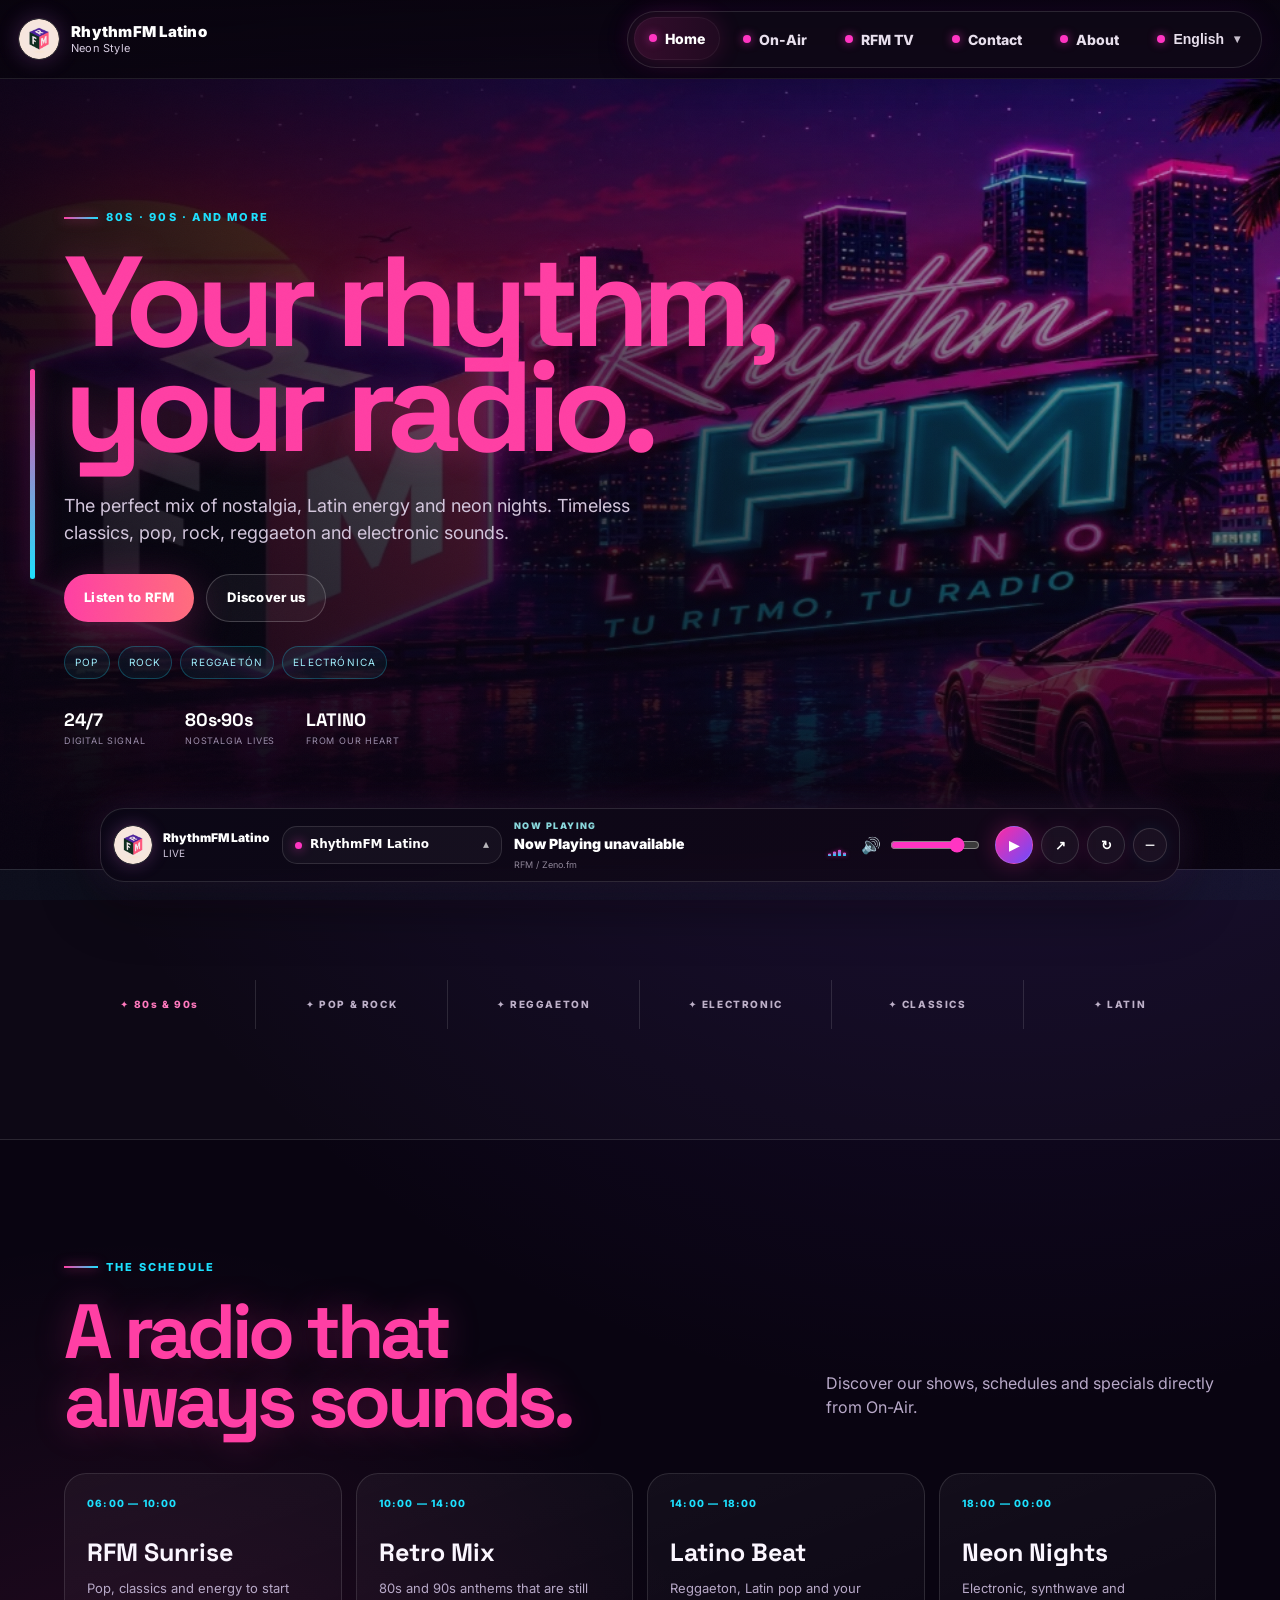
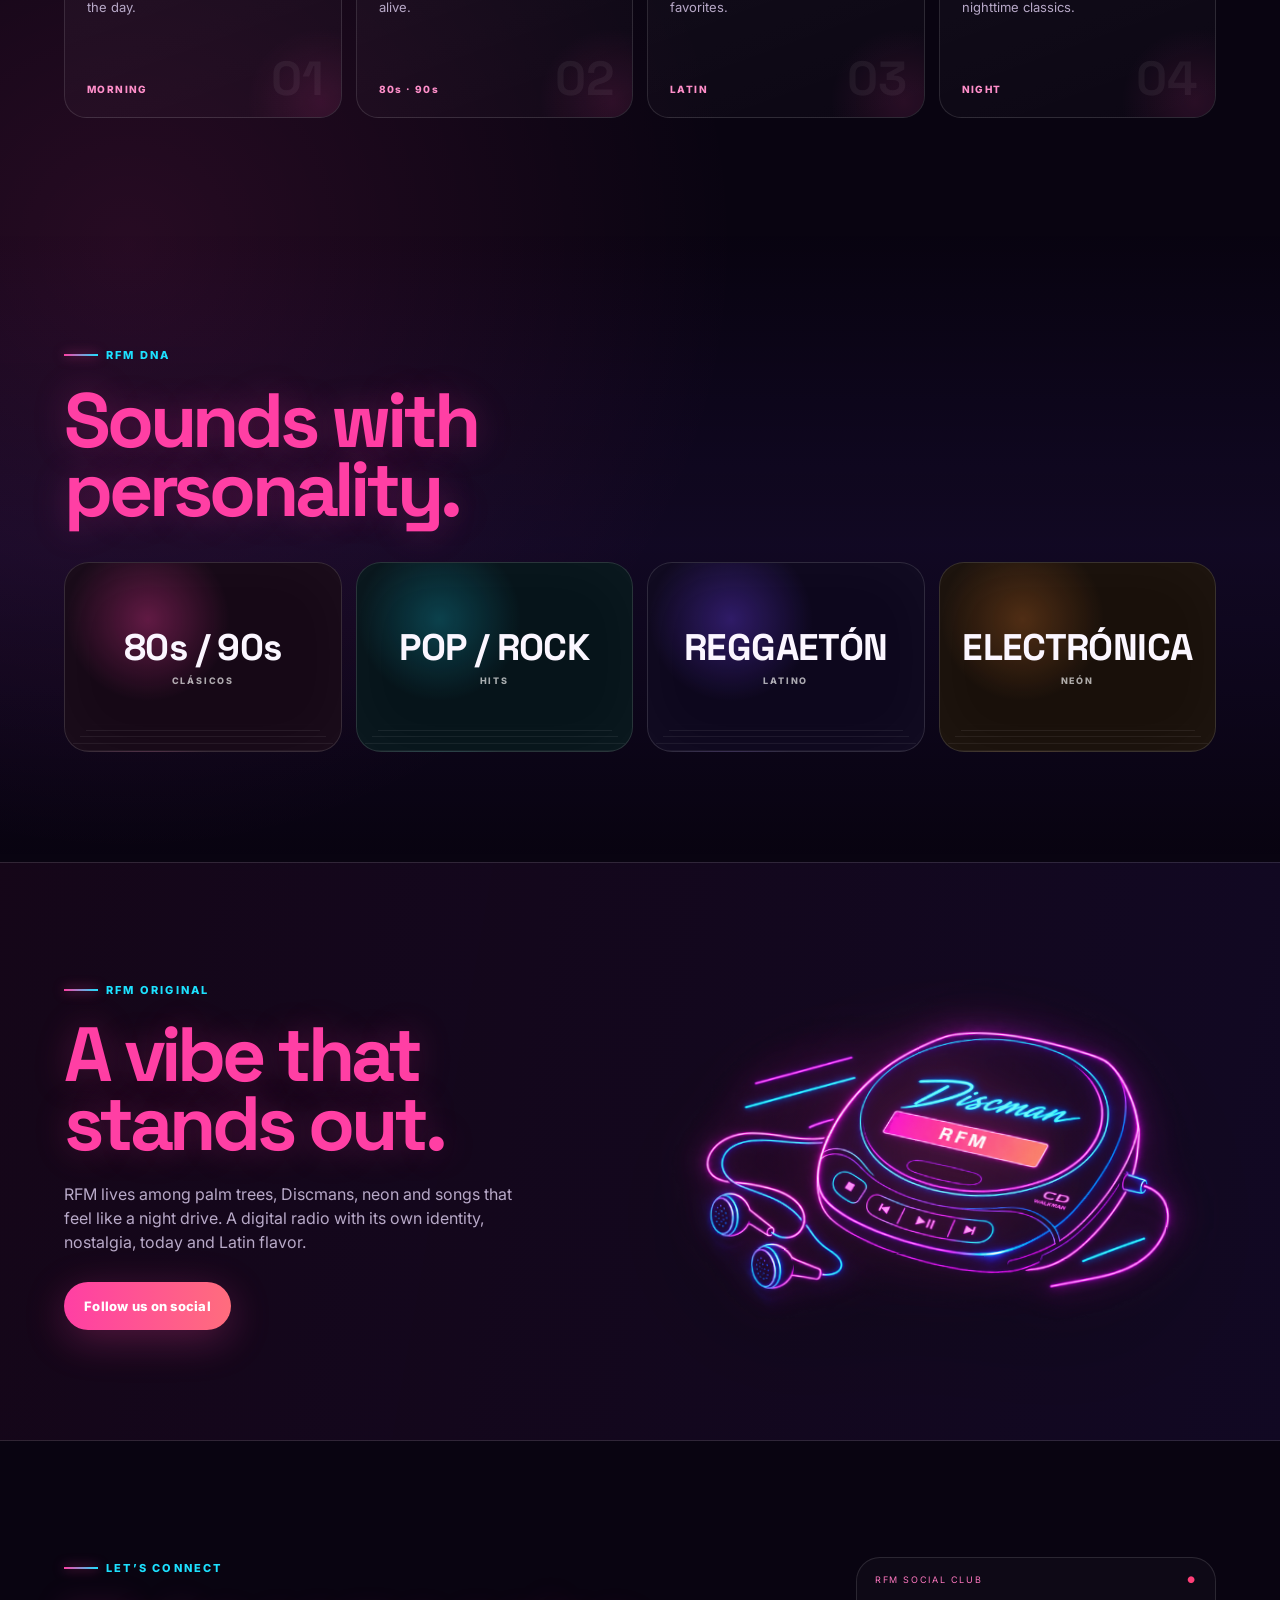
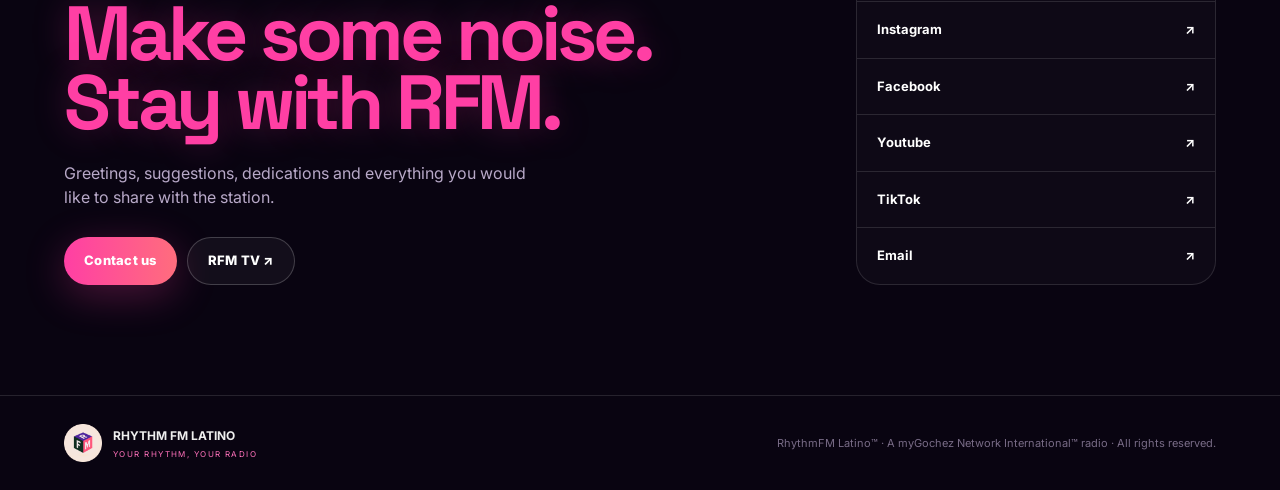
<file: index.html>
<!DOCTYPE html>

<html lang="es">
<head>
<meta charset="utf-8"/>
<meta content="width=device-width, initial-scale=1" name="viewport"/>
<meta content="#090411" name="theme-color"/>
<meta content="Rhythm FM Latino — Tu ritmo, tu radio." name="description"/>
<title>RhythmFM Latino — Tu ritmo, tu radio</title>
<link href="home.css" rel="stylesheet"/>
<link href="rfm-header.css" rel="stylesheet"/>
<link rel="stylesheet" href="rfm-floating-player.css">
</head>
<body>
<header class="rfm-global-header">
<div class="rfm-header-inner">
<a aria-label="RhythmFM Latino" class="rfm-brand" href="https://www.mygochez.com/">
<img alt="RFM" src="assets/rfm-logo.png"/>
<span class="rfm-brand-copy"><strong>RhythmFM Latino</strong><small>Neon Style</small></span>
</a>
<nav aria-label="Navegación principal" class="rfm-main-nav">
<a data-section="home" href="https://www.mygochez.com/"><span class="rfm-dot"></span><span data-rfm-i18n="home">Home</span></a>
<a data-section="onair" data-section="onair" href="https://radio.mygochez.com/"><span class="rfm-dot"></span><span data-rfm-i18n="onair">On-Air</span></a>
<a data-section="tv" href="https://tv.mygochez.com/"><span class="rfm-dot"></span><span data-rfm-i18n="tv">RFM TV</span></a>
<a data-section="contact" href="https://contacto.mygochez.com/"><span class="rfm-dot"></span><span data-rfm-i18n="contact">Contact</span></a>
<a data-section="about" href="https://about.mygochez.com/"><span class="rfm-dot"></span><span data-rfm-i18n="about">About</span></a>
<div class="rfm-lang">
<button aria-expanded="false" aria-haspopup="true" class="rfm-lang-btn" type="button"><span class="rfm-dot"></span><span class="rfm-lang-current">Español</span><span class="rfm-chevron">▾</span></button>
<div class="rfm-lang-menu" role="menu">
<button data-rfm-lang="es" role="menuitem" type="button">Español</button>
<button data-rfm-lang="en" role="menuitem" type="button">English</button>
<button data-rfm-lang="pt" role="menuitem" type="button">Português</button>
</div>
</div>
</nav>
</div>
</header>
<div aria-hidden="true" class="noise"></div>
<main id="inicio">
<section class="hero">
<div class="hero-copy">
<div class="eyebrow" data-i18n="hero.eyebrow">80s · 90s · Y MÁS</div>
<h1><span data-i18n="heroTitle1">Tu ritmo,</span><br/><span data-i18n="heroTitle2">tu radio.</span></h1>
<p class="hero-lead" data-i18n="hero.lead">La mezcla perfecta entre nostalgia, energía latina y noches romanticas. <strong>Clásicos que nunca pasan de moda</strong>, pop, rock, reggaetón y electrónica.</p>
<div class="hero-actions">
<a class="btn btn-primary" data-i18n="hero.listen" href="https://radio.mygochez.com/">Escuchar RFM</a>
<a class="btn btn-ghost" data-i18n="hero.about" href="https://about.mygochez.com/">Conócenos</a>
</div>
<div class="hero-tags"><span>POP</span><span>ROCK</span><span>REGGAETÓN</span><span>ELECTRÓNICA</span></div>
<div class="hero-mini-stats">
<div><strong>24/7</strong><span data-i18n="stats.signal">Señal digital</span></div>
<div><strong>80s·90s</strong><span data-i18n="stats.nostalgia">La nostalgia vive</span></div>
<div><strong>LATINO</strong><span data-i18n="stats.heart">Desde nuestro corazón</span></div>
</div>
</div>
</section>
<section class="ticker"><div data-i18n="ticker1">✦ 80s &amp; 90s</div><div data-i18n="ticker2">✦ POP &amp; ROCK</div><div data-i18n="ticker3">✦ REGGAETÓN</div><div data-i18n="ticker4">✦ ELECTRÓNICA</div><div data-i18n="ticker5">✦ CLÁSICOS</div><div data-i18n="ticker6">✦ LATINO</div></section>
<section class="programs">
<div class="section-head"><div><div class="section-kicker" data-i18n="schedule.kicker">LA PROGRAMACIÓN</div><h2><span data-i18n="scheduleTitle1">Una radio que</span><br/><span data-i18n="scheduleTitle2">siempre suena.</span></h2></div><p data-i18n="schedule.lead">Descubre nuestros espacios, horarios y especiales directamente desde On-Air.</p></div>
<div class="schedule-grid">
<article><div class="time" data-i18n="time1">06:00 — 10:00</div><h3 data-i18n="rhythmMorning">RFM Sunrise</h3><p data-i18n="morningHomeText">Pop, clásicos y energía para arrancar el día.</p><span data-i18n="morningBadge">MAÑANA</span><i>01</i></article>
<article><div class="time" data-i18n="time2">10:00 — 14:00</div><h3 data-i18n="retroMix">Retro Mix</h3><p data-i18n="retroMixText">Los himnos 80s y 90s que siguen vivos.</p><span data-i18n="retroBadge">80s · 90s</span><i>02</i></article>
<article><div class="time" data-i18n="time3">14:00 — 18:00</div><h3 data-i18n="latinoBeat">Latino Beat</h3><p data-i18n="latinoBeatText">Reggaetón, pop latino y tus favoritos.</p><span data-i18n="latinoBadge">LATINO</span><i>03</i></article>
<article><div class="time" data-i18n="time4">18:00 — 00:00</div><h3 data-i18n="neonNights">Neon Nights</h3><p data-i18n="neonNightsText">Electrónica, synthwave y clásicos nocturnos.</p><span data-i18n="nightBadge">NOCHE</span><i>04</i></article>
</div>
</section>
<section class="genres">
<div class="section-kicker" data-i18n="adn.kicker">EL ADN DE RFM</div><h2><span data-i18n="adnTitle1">Sonidos con</span><br/><span data-i18n="adnTitle2">personalidad.</span></h2>
<div class="genre-grid"><div class="genre pink"><strong>80s / 90s</strong><small>CLÁSICOS</small></div><div class="genre cyan"><strong>POP / ROCK</strong><small>HITS</small></div><div class="genre violet"><strong>REGGAETÓN</strong><small>LATINO</small></div><div class="genre orange"><strong>ELECTRÓNICA</strong><small>NEÓN</small></div></div>
</section>
<section class="feature-band"><div class="feature-copy"><div class="section-kicker" data-i18n="feature.kicker">RFM ORIGINAL</div><h2><span data-i18n="featureTitle1">Una vibra que</span><br/><span data-i18n="featureTitle2">se reconoce.</span></h2><p data-i18n="feature.text">El mood de RFM vive entre recuerdos y canciones que te saben a carretera de noche. Somos una radio digital con identidad propia, nostalgia, actualidad y sabor latino.</p><a class="btn btn-primary" data-i18n="feature.contact" href="contacto.html">Síguenos en redes</a></div><div aria-hidden="true" class="discman-art"><img src="assets/rfm-discman-neon.png" alt="" loading="lazy"></div></section>
<section class="contact"><div><div class="section-kicker" data-i18n="contact.kicker">CONECTEMOS</div><h2><span data-i18n="contactTitle1">Haz ruido.</span><br/><span data-i18n="contactTitle2">Quédate en RFM.</span></h2><p data-i18n="contact.lead">Saludos, sugerencias, dedicatorias y todo lo que quieras compartir con la radio.</p><div class="contact-actions"><a class="btn btn-primary" data-i18n="contact.button" href="https://contacto.mygochez.com/">Contáctanos</a><a class="btn btn-ghost" href="https://radio.mygochez.com/">RFM TV ↗</a></div></div><div class="contact-card"><div class="contact-card-head"><span data-i18n="social.title">RFM SOCIAL CLUB</span><b>●</b></div><a class="social" href="https://www.instagram.com/rfmlatino"><span data-i18n="social.instagram">Instagram</span><span>↗</span></a><a class="social" href="https://www.facebook.com/rfmlatino"><span data-i18n="social.facebook">Facebook</span><span>↗</span></a><a class="social" href="https://www.youtube.com/@rhythmfmlatino"><span data-i18n="social.Youtube">Youtube</span><span>↗</span></a><a class="social" href="https://www.Tiktok.com/rfmlatino"><span data-i18n="social.tiktok">TikTok</span><span>↗</span></a><a class="social" href="mailto:Helpdesk@mygochez.com"><span data-i18n="social.email">Correo</span><span>↗</span></a></div></section>
</main>
<footer><div class="footer-brand"><img alt="RFM" src="assets/rfm-logo.png"/><div><strong>RHYTHM FM LATINO</strong><span data-i18n="footerTagline">TU RITMO, TU RADIO</span></div></div><p data-i18n="brandLegal">© 2026 <strong>RhythmFM Latino™</strong> · Una radio de <strong>myGochez Network International™</strong> · Todos los derechos reservados.</p></footer>
<script src="home.js"></script>
<script src="rfm-header.js"></script>
<script src="script.js"></script><script src="rfm-floating-player.js?v=20261124-brstations"></script>
</body>
</html>
</file>
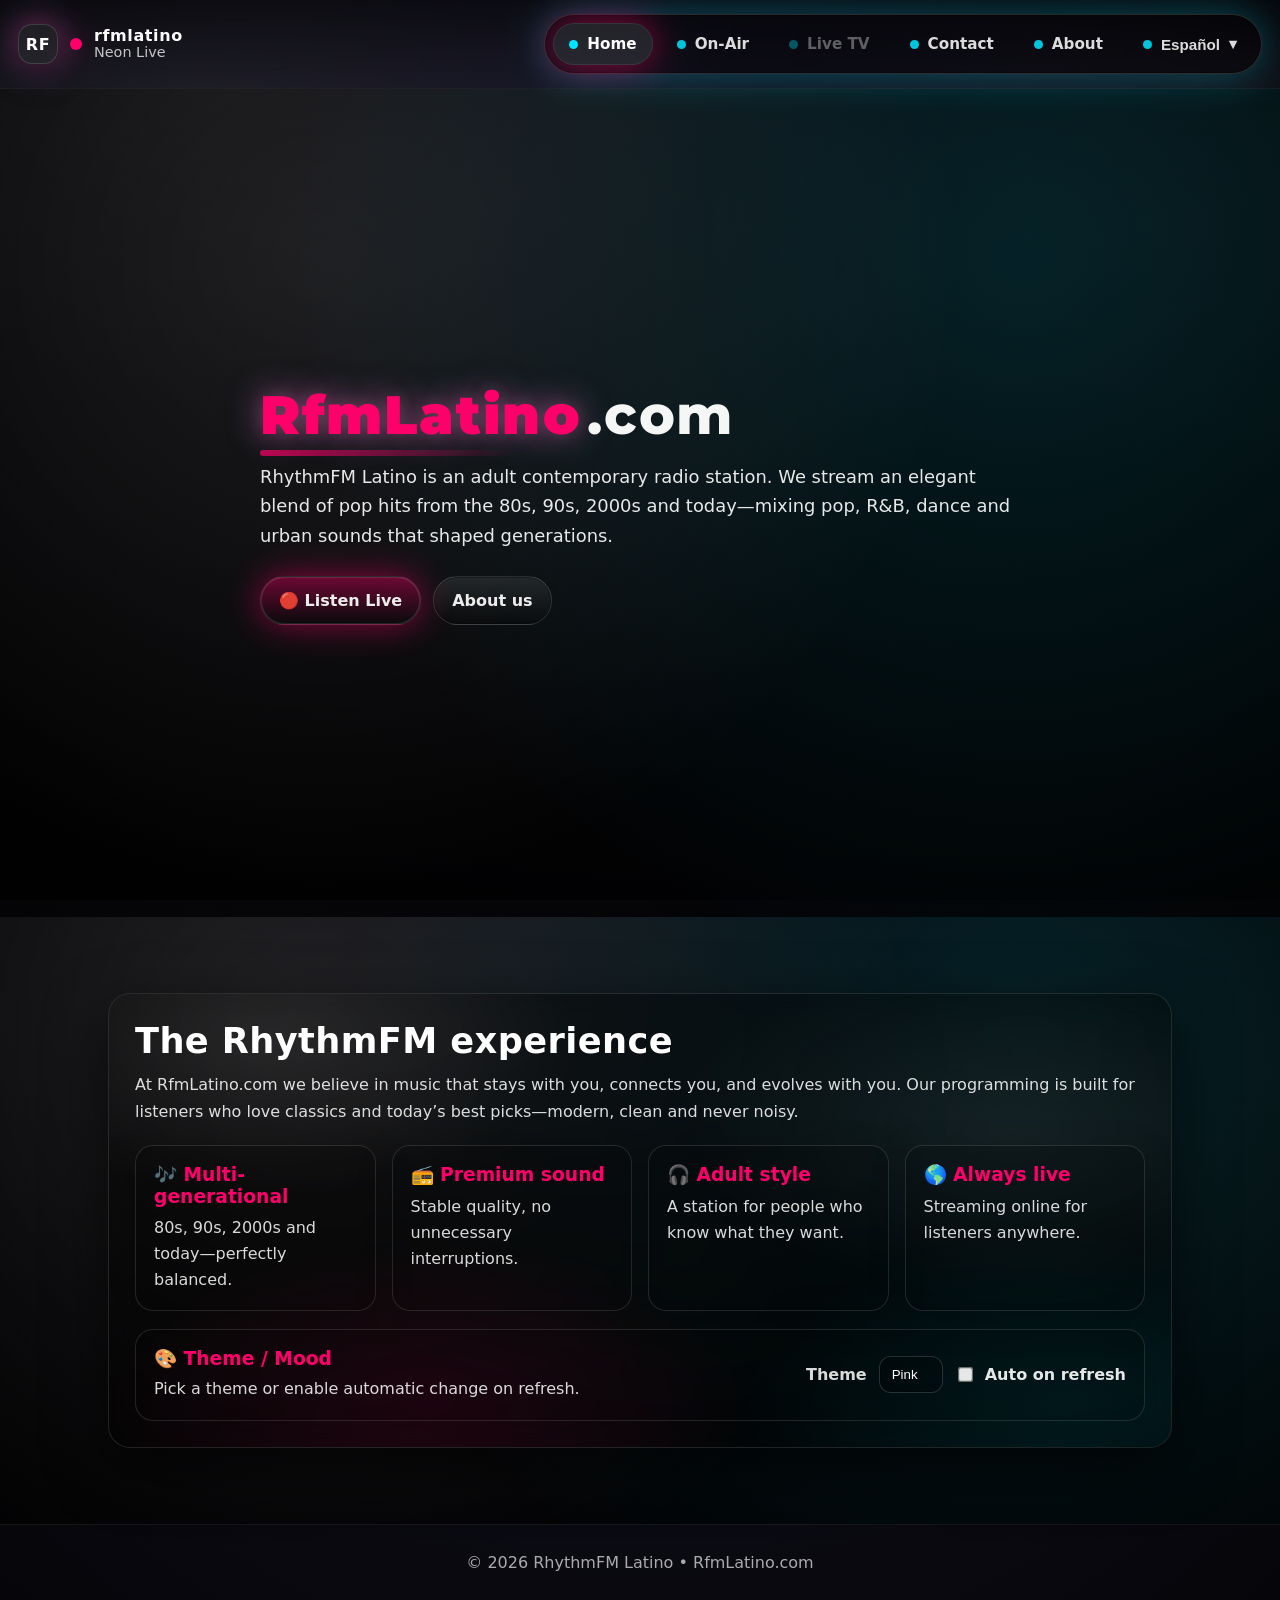
<file: home2 - copia.htm>
<!DOCTYPE html>
<html lang="es" data-mood="pink">
<head>
<meta charset="UTF-8" />
<meta name="viewport" content="width=device-width, initial-scale=1.0" />
<title>RfmLatino.com | RhythmFM Latino</title>

<link rel="preconnect" href="https://fonts.googleapis.com">
<link rel="preconnect" href="https://fonts.gstatic.com" crossorigin>
<link href="https://fonts.googleapis.com/css2?family=Montserrat:wght@700;800;900&display=swap" rel="stylesheet">


<style>

.wordmark{
  font-family: "Montserrat", system-ui, sans-serif;
  font-weight: 900;
  letter-spacing: .5px;
  text-transform: none;
  display:inline-flex;
  align-items:baseline;
  gap:0;
}

.wordmark .brandA{
  color: var(--accent);
  text-shadow: 0 0 18px rgba(255,255,255,.15), var(--glow), var(--glow2);
  position:relative;
  padding-right:6px;
}

.wordmark .brandA::after{
  content:"";
  position:absolute;
  left:0;
  bottom:-8px;
  width: 78%;
  height: 6px;
  border-radius: 999px;
  background: linear-gradient(90deg, var(--accent), transparent);
  opacity:.7;
  filter: blur(.2px);
}

.wordmark .brandB{
  color:#fff;
  font-weight:800;
  opacity:.96;
}


  :root{
    --accent:#ff006a;
    --accent2:#ff6bd6;
    --accent3:#00e5ff;

    --bg1:#171628;
    --bg2:#050508;

    --card: rgba(0,0,0,.42);
    --border: rgba(255,255,255,.12);
    --shadow: 0 18px 60px rgba(0,0,0,.60);
    --glow: 0 0 34px rgba(255,0,106,.55);
    --glow2: 0 0 42px rgba(0,229,255,.32);
  }

  /* ===== MOODS ===== */
  [data-mood="pink"]{--accent:#ff006a;--accent2:#ff6bd6;--accent3:#00e5ff;--bg1:#171628;--bg2:#050508;--glow:0 0 34px rgba(255,0,106,.55);--glow2:0 0 42px rgba(0,229,255,.32);}
  [data-mood="green"]{--accent:#29ff7a;--accent2:#b7ffd8;--accent3:#00ffd5;--bg1:#0b1b12;--bg2:#040906;--glow:0 0 34px rgba(41,255,122,.45);--glow2:0 0 42px rgba(0,255,213,.28);}
  [data-mood="vapor"]{--accent:#7c4dff;--accent2:#49d6ff;--accent3:#ff4fd8;--bg1:#120d2a;--bg2:#05040b;--glow:0 0 38px rgba(124,77,255,.55);--glow2:0 0 42px rgba(255,79,216,.24);}
  [data-mood="chill"]{--accent:#ffb703;--accent2:#8ecae6;--accent3:#fb8500;--bg1:#171a1d;--bg2:#070709;--glow:0 0 34px rgba(255,183,3,.30);--glow2:0 0 38px rgba(142,202,230,.22);}

  *{box-sizing:border-box}
  html,body{height:100%}
  html{scroll-behavior:smooth}
  body{
    margin:0;
    font-family:system-ui,-apple-system,Segoe UI,Roboto,Arial,sans-serif;
    color:#fff;
    background:
      radial-gradient(900px 520px at 15% 10%, rgba(255,255,255,.08), transparent 60%),
      radial-gradient(820px 480px at 90% 25%, rgba(255,255,255,.06), transparent 55%),
      radial-gradient(circle at top, var(--bg1), var(--bg2));
    overflow-x:hidden;
  }

  /* ===== Global header bar (same style) ===== */
  .siteHeader{
    position:sticky;
    top:0;
    z-index:9999;
    padding:14px 18px;
    display:flex;
    align-items:center;
    justify-content:space-between;
    gap:14px;
    background: linear-gradient(180deg, rgba(0,0,0,.55), rgba(0,0,0,.10));
    backdrop-filter: blur(10px);
    border-bottom: 1px solid rgba(255,255,255,.08);
  }

  .brandMini{
    display:flex;
    align-items:center;
    gap:12px;
    min-width:180px;
  }

  .brandLogo{
    width:40px;
    height:40px;
    border-radius:14px;
    display:grid;
    place-items:center;
    font-weight:900;
    letter-spacing:.6px;
    background: rgba(255,255,255,.07);
    border:1px solid rgba(255,255,255,.14);
    box-shadow: 0 14px 30px rgba(0,0,0,.35), var(--glow), var(--glow2);
    overflow:hidden;
    user-select:none;
  }
  .brandLogo img{width:100%;height:100%;object-fit:cover;display:block}

  .brandDot{
    width:12px;height:12px;border-radius:50%;
    background: var(--accent);
    box-shadow: var(--glow);
    animation:pulse 1.1s infinite;
  }
  @keyframes pulse{0%,100%{transform:scale(1);opacity:1}50%{transform:scale(1.35);opacity:.65}}

  .brandText{display:flex;flex-direction:column;line-height:1.1}
  .brandText strong{font-weight:900;letter-spacing:.6px;text-transform:lowercase}
  .brandText span{opacity:.75;font-size:.9rem}

  .menuBar{
    display:flex;
    align-items:center;
    justify-content:flex-end;
    gap:10px;
    flex-wrap:wrap;
    margin-left:auto;
  }

  .menuPills{
    display:inline-flex;
    align-items:center;
    gap:8px;
    padding:8px;
    border-radius:999px;
    border:1px solid rgba(255,255,255,.14);
    background: rgba(0,0,0,.28);
    box-shadow: 0 0 0 1px rgba(0,0,0,.35) inset, var(--glow2);
  }
  .menuPills a, .menuPills button{
    appearance:none;
    border:0;
    background:transparent;
    color:#fff;
    text-decoration:none;
    font-weight:900;
    font-size:.95rem;
    padding:12px 16px;
    border-radius:999px;
    cursor:pointer;
    opacity:.86;
    transition: opacity .12s ease, transform .12s ease, background .12s ease, box-shadow .12s ease;
    display:inline-flex;
    align-items:center;
    gap:9px;
    user-select:none;
    white-space:nowrap;
  }
  .menuPills a:hover, .menuPills button:hover{
    opacity:1;
    transform: translateY(-1px);
    background: rgba(255,255,255,.07);
    box-shadow: 0 12px 28px rgba(0,0,0,.22), var(--glow2);
  }
  .menuPills a.active{
    opacity:1;
    background: rgba(255,255,255,.10);
    box-shadow: 0 0 0 1px rgba(255,255,255,.08) inset, var(--glow);
  }
  .menuPills .dot{
    width:9px;height:9px;border-radius:50%;
    background: var(--accent3);
    box-shadow: var(--glow2);
  }
  .menuPills .disabled{
    opacity:.35 !important;
    cursor:not-allowed !important;
    transform:none !important;
    background:transparent !important;
    box-shadow:none !important;
    pointer-events:none;
  }

  /* Language dropdown */
  .langWrap{position:relative;display:inline-flex}
  .langBtn{
    appearance:none;
    border:0;
    background:transparent;
    color:#fff;
    font-weight:900;
    font-size:.95rem;
    padding:12px 16px;
    border-radius:999px;
    cursor:pointer;
    opacity:.86;
    display:inline-flex;
    align-items:center;
    gap:9px;
    transition: opacity .12s ease, transform .12s ease, background .12s ease, box-shadow .12s ease;
  }
  .langBtn:hover{
    opacity:1;
    transform: translateY(-1px);
    background: rgba(255,255,255,.07);
    box-shadow: 0 12px 28px rgba(0,0,0,.22), var(--glow2);
  }
  .langMenu{
    position:absolute;
    top: calc(100% + 10px);
    right:0;
    min-width:180px;
    padding:8px;
    border-radius:16px;
    border:1px solid rgba(255,255,255,.14);
    background: rgba(0,0,0,.55);
    backdrop-filter: blur(10px);
    box-shadow: 0 20px 60px rgba(0,0,0,.55), var(--glow2);
    display:none;
    z-index:10000;
  }
  .langMenu button{
    width:100%;
    padding:10px 12px;
    border-radius:12px;
    border:0;
    background:transparent;
    color:#fff;
    font-weight:800;
    cursor:pointer;
    opacity:.92;
    text-align:left;
  }
  .langMenu button:hover{background: rgba(255,255,255,.08);opacity:1}
  .langWrap.open .langMenu{display:block}

  /* Mobile menu button + drawer */
  .mBtn{
    display:none;
    width:46px;height:46px;
    border-radius:999px;
    border:1px solid rgba(255,255,255,.14);
    background: rgba(0,0,0,.28);
    box-shadow: 0 0 0 1px rgba(0,0,0,.35) inset, var(--glow2);
    cursor:pointer;
    color:#fff;
    font-weight:900;
  }
  .drawer{
    display:none;
    position:fixed;
    top:74px;
    right:16px;
    left:16px;
    z-index:10001;
    border-radius:18px;
    border:1px solid rgba(255,255,255,.14);
    background: rgba(0,0,0,.62);
    backdrop-filter: blur(12px);
    box-shadow: 0 22px 70px rgba(0,0,0,.60), var(--glow2);
    padding:10px;
  }
  .drawer.open{display:block}
  .drawer a{
    display:flex;
    align-items:center;
    gap:10px;
    padding:12px 14px;
    border-radius:14px;
    text-decoration:none;
    color:#fff;
    opacity:.92;
    font-weight:900;
  }
  .drawer a:hover{background: rgba(255,255,255,.08);opacity:1}
  .drawer .dot{width:9px;height:9px;border-radius:50%;background:var(--accent3);box-shadow:var(--glow2)}

  @media (max-width: 900px){
    .brandMini{display:none;}
    .menuPills{display:none;}
    .mBtn{display:inline-flex;align-items:center;justify-content:center;}
    .siteHeader{justify-content:flex-end;}
  }

  /* ===== Parallax sections ===== */
  .parallax{
    position:relative;
    background-size:cover;
    background-position:center;
    background-repeat:no-repeat;
    background-attachment: fixed;
  }
  @supports (-webkit-touch-callout: none){
    .parallax{ background-attachment: scroll; } /* iOS fallback */
  }
  .overlay{
    position:absolute; inset:0;
    background:
      radial-gradient(circle at 25% 20%, rgba(255,255,255,.10), transparent 55%),
      radial-gradient(circle at 80% 20%, rgba(0,229,255,.12), transparent 60%),
      linear-gradient(180deg, rgba(0,0,0,.72), rgba(0,0,0,.82));
  }
  .container{
    position:relative;
    z-index:2;
    max-width:1100px;
    margin:0 auto;
    padding: 76px 18px;
  }

  /* ===== Hero ===== */
  .hero{
    min-height: calc(100vh - 72px);
    display:flex;
    align-items:center;
  }
  .hero h1{
    margin:0 0 14px;
    font-size: clamp(2.2rem, 5vw, 3.4rem);
    letter-spacing:1.6px;
    font-weight:900;
  }
  .hero h1 span{color:var(--accent)}
  .hero p{
    max-width:760px;
    line-height:1.65;
    opacity:.90;
    font-size: clamp(1rem, 1.4vw, 1.15rem);
    margin:0;
  }

  .actions{
    margin-top:26px;
    display:flex;
    gap:12px;
    flex-wrap:wrap;
  }
  .btn{
    display:inline-flex;
    align-items:center;
    gap:10px;
    padding:14px 18px;
    border-radius:999px;
    border:1px solid rgba(255,255,255,.14);
    background:linear-gradient(180deg, rgba(255,255,255,.10), rgba(0,0,0,.24));
    color:#fff;
    text-decoration:none;
    font-weight:900;
    opacity:.92;
    transition:transform .12s ease, box-shadow .12s ease, opacity .12s ease, background .12s ease;
    box-shadow: 0 0 0 1px rgba(0,0,0,.35) inset;
  }
  .btn:hover{
    transform: translateY(-1px);
    opacity:1;
    box-shadow: 0 16px 36px rgba(0,0,0,.35), var(--glow2);
    background: rgba(255,255,255,.08);
  }
  .btnPrimary{
    background: linear-gradient(180deg, rgba(255,0,106,.42), rgba(0,0,0,.25));
    box-shadow: 0 0 0 1px rgba(255,255,255,.10) inset, var(--glow);
  }
  .btnPrimary:hover{box-shadow: 0 16px 36px rgba(0,0,0,.35), var(--glow), var(--glow2)}

  /* ===== Cards / sections ===== */
  .card{
    width:100%;
    background:var(--card);
    border:1px solid var(--border);
    border-radius:22px;
    box-shadow:var(--shadow);
    backdrop-filter:blur(10px);
    padding:26px;
    position:relative;
    overflow:hidden;
  }
  .card::before{
    content:""; position:absolute; inset:-2px; pointer-events:none;
    background:
      radial-gradient(520px 260px at 30% 90%, rgba(255,0,106,.12), transparent 65%),
      radial-gradient(520px 260px at 90% 90%, rgba(0,229,255,.10), transparent 65%),
      radial-gradient(520px 280px at 15% 10%, rgba(255,255,255,.09), transparent 60%),
      radial-gradient(620px 320px at 85% 30%, rgba(255,255,255,.07), transparent 55%);
  }
  .card > *{position:relative; z-index:1}
  .sectionTitle{
    margin:0 0 10px;
    font-size: clamp(1.6rem, 3vw, 2.2rem);
    letter-spacing:.4px;
  }
  .muted{opacity:.86; line-height:1.7; margin:0}

  .features{
    margin-top:20px;
    display:grid;
    grid-template-columns: repeat(auto-fit, minmax(220px,1fr));
    gap:16px;
  }
  .feature{
    border:1px solid rgba(255,255,255,.12);
    background:rgba(0,0,0,.22);
    border-radius:18px;
    padding:18px;
    box-shadow:0 10px 34px rgba(0,0,0,.25);
  }
  .feature h3{
    margin:0 0 8px;
    color: var(--accent);
    font-weight:900;
  }
  .feature p{margin:0; opacity:.85; line-height:1.6}

  /* Select styling (for mood dropdown) */
  select{
    appearance:none;
    background:rgba(0,0,0,.25);
    color:#fff;
    border:1px solid rgba(255,255,255,.16);
    border-radius:12px;
    padding:10px 12px;
    outline:none;
    cursor:pointer;
    box-shadow:0 0 0 1px rgba(0,0,0,.35) inset;
  }
  select:focus{box-shadow:0 0 0 4px rgba(255,255,255,.08),var(--glow2)}
  option{background:#0b0b10}

  footer{
    padding: 28px 18px;
    text-align:center;
    opacity:.65;
    border-top: 1px solid rgba(255,255,255,.08);
    background: rgba(0,0,0,.25);
  }
</style>
</head>

<body>

<header class="siteHeader">
  <div class="brandMini">
    <div class="brandLogo" id="brandLogo" aria-label="Radio logo">RF</div>
    <span class="brandDot" aria-hidden="true"></span>
    <div class="brandText">
      <strong>rfmlatino</strong>
      <span id="hdrNeonLive">Neon Live</span>
    </div>
  </div>

  <div class="menuBar">
    <button class="mBtn" id="mBtn" type="button" aria-label="Abrir menú" aria-expanded="false">☰</button>

    <nav class="menuPills" aria-label="Navegación principal">
      <a href="#home" id="navHome"><span class="dot"></span><span id="tHome">Home</span></a>
      <a href="https://radio.mygochez.com/" id="navOnAir"><span class="dot"></span><span id="tOnAir">On-Air</span></a>
      <a class="disabled" title="Próximamente"><span class="dot"></span><span id="tLiveTv">Live TV</span></a>
      <a href="https://contacto.mygochez.com" id="navContact"><span class="dot"></span><span id="tContact">Contact</span></a>
      <a href="https://www.mygochez.com/terms-of-use" id="navAbout"><span class="dot"></span><span id="tAbout">About</span></a>

      <div class="langWrap" id="langWrap">
        <button class="langBtn" id="langBtn" type="button" aria-haspopup="true" aria-expanded="false">
          <span class="dot"></span><span id="langLabel">Español</span> ▾
        </button>
        <div class="langMenu" id="langMenu" role="menu" aria-label="Seleccionar idioma">
          <button type="button" data-lang="es" role="menuitem">Español</button>
          <button type="button" data-lang="en" role="menuitem">English</button>
          <button type="button" data-lang="pt" role="menuitem">Português</button>
        </div>
      </div>
    </nav>
  </div>
</header>

<div class="drawer" id="drawer" aria-label="Menú móvil">
  <a href="#home"><span class="dot"></span><span id="mHome">Home</span></a>
  <a href="https://radio.mygochez.com/"><span class="dot"></span><span id="mOnAir">On-Air</span></a>
  <a href="https://contacto.mygochez.com"><span class="dot"></span><span id="mContact">Contact</span></a>
  <a href="https://www.mygochez.com/terms-of-use"><span class="dot"></span><span id="mAbout">About</span></a>
</div>

<section class="hero parallax" id="home"
  style="background-image:url('https://images.unsplash.com/photo-1511379938547-c1f69419868d?auto=format&fit=crop&w=2000&q=80');">
  <div class="overlay"></div>
  <div class="container">
    <h1 class="wordmark">
  <span class="brandA">RfmLatino</span><span class="brandB">.com</span>
</h1>
    <p id="heroText">
      RhythmFM Latino es una estación de radio de música adulta contemporánea.
      Transmitimos una mezcla elegante de éxitos pop de los 80s, 90s, 2000s y la actualidad,
      combinando pop, R&B, dance y sonidos urbanos que marcan generaciones.
    </p>

    <div class="actions">
      <a class="btn btnPrimary" href="https://radio.mygochez.com" id="btnListen">🔴 Escuchar en Vivo</a>
      <a class="btn" href="https://www.mygochez.com/terms-of-use" id="btnMeet">Conócenos</a>
    </div>
  </div>
</section>

<section class="parallax" id="about"
  style="background-image:url('https://images.unsplash.com/photo-1524678606370-a47ad25cb82a?auto=format&fit=crop&w=2000&q=80');">
  <div class="overlay"></div>
  <div class="container">
    <div class="card">
      <h2 class="sectionTitle" id="aboutTitle">La experiencia RhythmFM</h2>
      <p class="muted" id="aboutText">
        En RfmLatino.com creemos en la música que acompaña, que conecta y que evoluciona contigo.
        Nuestra programación está pensada para oyentes que disfrutan los grandes éxitos del ayer
        y las mejores propuestas del presente, en una atmósfera moderna, limpia y sin saturación.
      </p>

      <div class="features" id="features">
        <div class="feature">
          <h3 id="f1t">🎶 Multigeneracional</h3>
          <p id="f1p">80s, 90s, 2000s y hoy, en perfecta armonía.</p>
        </div>
        <div class="feature">
          <h3 id="f2t">📻 Sonido Premium</h3>
          <p id="f2p">Calidad estable, sin interrupciones innecesarias.</p>
        </div>
        <div class="feature">
          <h3 id="f3t">🎧 Estilo Adulto</h3>
          <p id="f3p">Una radio pensada para quienes saben lo que quieren escuchar.</p>
        </div>
        <div class="feature">
          <h3 id="f4t">🌎 Siempre en Vivo</h3>
          <p id="f4p">Transmitiendo online para oyentes en cualquier lugar.</p>
        </div>
      </div>

      <!-- Mood module (NEW) -->
      <div style="margin-top:18px">
        <div class="feature" style="display:flex;align-items:center;justify-content:space-between;gap:14px;flex-wrap:wrap">
          <div style="display:flex;flex-direction:column;gap:6px">
            <h3 style="margin:0;color:var(--accent);font-weight:900" id="moodTitle">🎨 Tema / Mood</h3>
            <p style="margin:0;opacity:.85" id="moodDesc">Elegí un tema o activá el cambio automático al refrescar.</p>
          </div>

          <div style="display:flex;align-items:center;gap:12px;flex-wrap:wrap">
            <label for="moodSelHome" style="opacity:.85;font-weight:800" id="moodLbl">Tema</label>
            <select id="moodSelHome" aria-label="Seleccionar tema">
              <option value="pink">Pink</option>
              <option value="green">Green</option>
              <option value="vapor">Vapor</option>
              <option value="chill">Chill</option>
            </select>

            <label style="display:inline-flex;align-items:center;gap:10px;opacity:.9;font-weight:800;cursor:pointer">
              <input id="autoMood" type="checkbox" style="transform:scale(1.15);accent-color:var(--accent);cursor:pointer" />
              <span id="autoLbl">Auto al refrescar</span>
            </label>
          </div>
        </div>
      </div>

    </div>
  </div>
</section>

<footer>© <span id="y"></span> RhythmFM Latino • RfmLatino.com</footer>

<script>
  // Year
  document.getElementById("y").textContent = new Date().getFullYear();

  // Optional logo URL
  const LOGO_URL = ""; // pon tu logo cuando lo tengas
  const brandLogo = document.getElementById("brandLogo");
  if (LOGO_URL && brandLogo){
    brandLogo.innerHTML = `<img src="${LOGO_URL}" alt="RhythmFM Latino">`;
    brandLogo.setAttribute("aria-label", "RhythmFM Latino logo");
  }

  // Active tab
  document.getElementById("navHome")?.classList.add("active");

  // Mobile drawer
  const mBtn = document.getElementById("mBtn");
  const drawer = document.getElementById("drawer");

  function closeDrawer(){
    drawer.classList.remove("open");
    mBtn?.setAttribute("aria-expanded","false");
  }

  mBtn?.addEventListener("click", () => {
    const open = drawer.classList.toggle("open");
    mBtn.setAttribute("aria-expanded", open ? "true" : "false");
  });

  drawer.querySelectorAll("a").forEach(a => a.addEventListener("click", closeDrawer));
  document.addEventListener("click", (e) => {
    if (!drawer.contains(e.target) && !mBtn.contains(e.target)) closeDrawer();
  });

  // ===== i18n =====
  const I18N = {
    es:{
      langLabel:"Español",
      header:{neon:"Neon Live"},
      menu:{home:"Home", onair:"On-Air", livetv:"Live TV", contact:"Contact", about:"About"},
      mobile:{home:"Home", onair:"On-Air", contact:"Contact", about:"About"},
      home:{
        heroText:"RhythmFM Latino es una estación de radio de música adulta contemporánea. Transmitimos una mezcla elegante de éxitos pop de los 80s, 90s, 2000s y la actualidad, combinando pop, R&B, dance y sonidos urbanos que marcan generaciones.",
        btnListen:"🔴 Escuchar en Vivo",
        btnMeet:"Conócenos",
        aboutTitle:"La experiencia RhythmFM",
        aboutText:"En RfmLatino.com creemos en la música que acompaña, que conecta y que evoluciona contigo. Nuestra programación está pensada para oyentes que disfrutan los grandes éxitos del ayer y las mejores propuestas del presente, en una atmósfera moderna, limpia y sin saturación.",
        f1t:"🎶 Multigeneracional", f1p:"80s, 90s, 2000s y hoy, en perfecta armonía.",
        f2t:"📻 Sonido Premium", f2p:"Calidad estable, sin interrupciones innecesarias.",
        f3t:"🎧 Estilo Adulto", f3p:"Una radio pensada para quienes saben lo que quieren escuchar.",
        f4t:"🌎 Siempre en Vivo", f4p:"Transmitiendo online para oyentes en cualquier lugar."
      }
    },
    en:{
      langLabel:"English",
      header:{neon:"Neon Live"},
      menu:{home:"Home", onair:"On-Air", livetv:"Live TV", contact:"Contact", about:"About"},
      mobile:{home:"Home", onair:"On-Air", contact:"Contact", about:"About"},
      home:{
        heroText:"RhythmFM Latino is an adult contemporary radio station. We stream an elegant blend of pop hits from the 80s, 90s, 2000s and today—mixing pop, R&B, dance and urban sounds that shaped generations.",
        btnListen:"🔴 Listen Live",
        btnMeet:"About us",
        aboutTitle:"The RhythmFM experience",
        aboutText:"At RfmLatino.com we believe in music that stays with you, connects you, and evolves with you. Our programming is built for listeners who love classics and today’s best picks—modern, clean and never noisy.",
        f1t:"🎶 Multi-generational", f1p:"80s, 90s, 2000s and today—perfectly balanced.",
        f2t:"📻 Premium sound", f2p:"Stable quality, no unnecessary interruptions.",
        f3t:"🎧 Adult style", f3p:"A station for people who know what they want.",
        f4t:"🌎 Always live", f4p:"Streaming online for listeners anywhere."
      }
    },
    pt:{
      langLabel:"Português",
      header:{neon:"Neon Live"},
      menu:{home:"Home", onair:"On-Air", livetv:"Live TV", contact:"Contato", about:"Sobre"},
      mobile:{home:"Home", onair:"On-Air", contact:"Contato", about:"Sobre"},
      home:{
        heroText:"RhythmFM Latino é uma rádio adulto contemporânea. Transmitimos uma mistura elegante de sucessos pop dos anos 80, 90, 2000 e atuais—combinando pop, R&B, dance e sons urbanos que marcaram gerações.",
        btnListen:"🔴 Ouvir ao vivo",
        btnMeet:"Conheça-nos",
        aboutTitle:"A experiência RhythmFM",
        aboutText:"Na RfmLatino.com acreditamos na música que acompanha, conecta e evolui com você. Nossa programação é pensada para quem curte os grandes sucessos do passado e as melhores propostas do presente, com um clima moderno, limpo e sem excesso.",
        f1t:"🎶 Multigeracional", f1p:"Anos 80, 90, 2000 e hoje, em harmonia.",
        f2t:"📻 Som premium", f2p:"Qualidade estável, sem interrupções desnecessárias.",
        f3t:"🎧 Estilo adulto", f3p:"Uma rádio para quem sabe o que quer ouvir.",
        f4t:"🌎 Sempre ao vivo", f4p:"Transmitindo online para ouvintes em qualquer lugar."
      }
    }
  };

  // ===== Language dropdown =====
  let lang = localStorage.getItem("rfm_lang") || "es";
  if(!I18N[lang]) lang = "es";

  const langWrap = document.getElementById("langWrap");
  const langBtn = document.getElementById("langBtn");
  const langLabel = document.getElementById("langLabel");

  function applyLang(code){
    lang = code;
    localStorage.setItem("rfm_lang", lang);

    // Header
    document.getElementById("hdrNeonLive").textContent = I18N[lang].header.neon;

    // Menu
    document.getElementById("tHome").textContent = I18N[lang].menu.home;
    document.getElementById("tOnAir").textContent = I18N[lang].menu.onair;
    document.getElementById("tLiveTv").textContent = I18N[lang].menu.livetv;
    document.getElementById("tContact").textContent = I18N[lang].menu.contact;
    document.getElementById("tAbout").textContent = I18N[lang].menu.about;

    // Mobile menu
    document.getElementById("mHome").textContent = I18N[lang].mobile.home;
    document.getElementById("mOnAir").textContent = I18N[lang].mobile.onair;
    document.getElementById("mContact").textContent = I18N[lang].mobile.contact;
    document.getElementById("mAbout").textContent = I18N[lang].mobile.about;

    // Home content
    document.getElementById("heroText").textContent = I18N[lang].home.heroText;
    document.getElementById("btnListen").textContent = I18N[lang].home.btnListen;
    document.getElementById("btnMeet").textContent = I18N[lang].home.btnMeet;

    document.getElementById("aboutTitle").textContent = I18N[lang].home.aboutTitle;
    document.getElementById("aboutText").textContent = I18N[lang].home.aboutText;

    document.getElementById("f1t").textContent = I18N[lang].home.f1t;
    document.getElementById("f1p").textContent = I18N[lang].home.f1p;
    document.getElementById("f2t").textContent = I18N[lang].home.f2t;
    document.getElementById("f2p").textContent = I18N[lang].home.f2p;
    document.getElementById("f3t").textContent = I18N[lang].home.f3t;
    document.getElementById("f3p").textContent = I18N[lang].home.f3p;
    document.getElementById("f4t").textContent = I18N[lang].home.f4t;
    document.getElementById("f4p").textContent = I18N[lang].home.f4p;

    // Mood module i18n (below)
    applyMoodText(lang);
  }

  // Dropdown open/close
  langBtn.addEventListener("click", () => {
    const open = langWrap.classList.toggle("open");
    langBtn.setAttribute("aria-expanded", open ? "true" : "false");
  });
  document.addEventListener("click", (e) => {
    if (!langWrap.contains(e.target)) {
      langWrap.classList.remove("open");
      langBtn.setAttribute("aria-expanded", "false");
    }
  });
  document.querySelectorAll("#langMenu button[data-lang]").forEach(b=>{
    b.addEventListener("click", ()=>{
      applyLang(b.dataset.lang);
      langWrap.classList.remove("open");
      langBtn.setAttribute("aria-expanded","false");
    });
  });

  // ===== Mood picker (Home) =====
  const MOODS = ["pink","green","vapor","chill"];
  const moodSelHome = document.getElementById("moodSelHome");
  const autoMood = document.getElementById("autoMood");

  const HOME_MOOD_I18N = {
    es:{ title:"🎨 Tema / Mood", desc:"Elegí un tema o activá el cambio automático al refrescar.", label:"Tema", auto:"Auto al refrescar" },
    en:{ title:"🎨 Theme / Mood", desc:"Pick a theme or enable automatic change on refresh.", label:"Theme", auto:"Auto on refresh" },
    pt:{ title:"🎨 Tema / Mood", desc:"Escolha um tema ou ative a troca automática ao atualizar.", label:"Tema", auto:"Auto ao atualizar" }
  };

  function applyMoodText(langCode){
    const t = HOME_MOOD_I18N[langCode] || HOME_MOOD_I18N.es;
    document.getElementById("moodTitle").textContent = t.title;
    document.getElementById("moodDesc").textContent = t.desc;
    document.getElementById("moodLbl").textContent = t.label;
    document.getElementById("autoLbl").textContent = t.auto;
  }

  function nextMoodCycle(current){
    const idx = MOODS.indexOf(current);
    return MOODS[(idx >= 0 ? idx + 1 : 0) % MOODS.length];
  }

  function setMood(m){
    document.documentElement.setAttribute("data-mood", m);
    localStorage.setItem("rfm_mood", m);
    if (moodSelHome) moodSelHome.value = m;
  }

  let savedMood = localStorage.getItem("rfm_mood") || "pink";
  if (!MOODS.includes(savedMood)) savedMood = "pink";

  const autoEnabled = localStorage.getItem("rfm_auto_mood") === "1";
  if (autoMood) autoMood.checked = autoEnabled;

  if (autoEnabled){
    setMood(nextMoodCycle(savedMood));
  } else {
    setMood(savedMood);
  }

  moodSelHome?.addEventListener("change", () => {
    localStorage.setItem("rfm_auto_mood", "0");
    if (autoMood) autoMood.checked = false;
    setMood(moodSelHome.value);
  });

  autoMood?.addEventListener("change", () => {
    localStorage.setItem("rfm_auto_mood", autoMood.checked ? "1" : "0");
  });

  // Apply initial language (this also applies mood texts)
  applyLang(lang);

  // Keep mood consistent with other pages if they set it
  const savedMoodFromOther = localStorage.getItem("rfm_mood");
  if (savedMoodFromOther && !autoEnabled){
    setMood(savedMoodFromOther);
  }
</script>

</body>
</html>
</file>
<file: home.css>
@import url('https://fonts.googleapis.com/css2?family=Inter:wght@400;500;600;700;800&family=Space+Grotesk:wght@400;500;600;700&display=swap');
:root{--bg:#090411;--panel:#120820;--text:#fbf6ff;--muted:#b8a9c8;--pink:#ff3fa4;--cyan:#1de1ff;--violet:#7544ff;--orange:#ff8b35;--line:rgba(255,255,255,.12);--shadow:0 20px 80px rgba(0,0,0,.45)}
*{box-sizing:border-box}html{scroll-behavior:smooth}body{margin:0;background:radial-gradient(circle at 78% 10%,rgba(117,68,255,.18),transparent 30%),radial-gradient(circle at 10% 50%,rgba(255,63,164,.12),transparent 28%),var(--bg);color:var(--text);font-family:Inter,system-ui,sans-serif;line-height:1.5;overflow-x:hidden}body:before{content:"";position:fixed;inset:0;pointer-events:none;background:linear-gradient(180deg,rgba(255,63,164,.04),transparent 26%,rgba(29,225,255,.03));z-index:-2}.noise{position:fixed;inset:0;opacity:.035;pointer-events:none;z-index:50;background-image:url("data:image/svg+xml,%3Csvg xmlns='http://www.w3.org/2000/svg' width='180' height='180' viewBox='0 0 180 180'%3E%3Cfilter id='n'%3E%3CfeTurbulence type='fractalNoise' baseFrequency='.9' numOctaves='3' stitchTiles='stitch'/%3E%3C/filter%3E%3Crect width='100%25' height='100%25' filter='url(%23n)' opacity='.5'/%3E%3C/svg%3E")}
.site-header{position:sticky;top:0;z-index:40;display:flex;align-items:center;justify-content:space-between;gap:22px;padding:14px clamp(18px,4vw,64px);background:rgba(9,4,17,.68);backdrop-filter:blur(18px);border-bottom:1px solid var(--line)}.brand{display:flex;align-items:center;gap:12px;color:inherit;text-decoration:none}.brand img{width:46px;height:46px;border-radius:12px;box-shadow:0 0 26px rgba(255,63,164,.25)}.brand strong{font:800 19px/1 Space Grotesk,sans-serif;letter-spacing:-.03em}.brand strong em{color:var(--cyan);font-style:normal}.brand small{display:block;letter-spacing:.38em;color:#ff7dc2;font-size:9px;margin-top:4px}.nav{display:flex;gap:22px}.nav a{color:#ded4e8;text-decoration:none;font-size:13px;font-weight:600;position:relative}.nav a:after{content:"";position:absolute;left:0;right:100%;bottom:-8px;height:2px;background:linear-gradient(90deg,var(--pink),var(--cyan));transition:right .2s}.nav a:hover,.nav a.active{color:#fff}.nav a:hover:after,.nav a.active:after{right:0}.header-live{display:inline-flex;align-items:center;gap:8px;color:#fff;text-decoration:none;border:1px solid rgba(255,63,164,.35);background:rgba(255,63,164,.08);padding:10px 13px;border-radius:999px;font-size:10px;font-weight:800;letter-spacing:.12em}.header-live span{width:7px;height:7px;border-radius:50%;background:#ff3f78;box-shadow:0 0 10px #ff3f78}.menu{display:none;background:none;border:0;color:#fff;font-size:24px}
.hero{min-height:790px;position:relative;display:flex;align-items:center;padding:76px clamp(18px,5vw,80px);overflow:hidden;background-image:linear-gradient(90deg,rgba(9,4,17,.91) 0%,rgba(9,4,17,.55) 48%,rgba(9,4,17,.14) 100%),linear-gradient(180deg,rgba(9,4,17,.02),rgba(9,4,17,.76)),url('assets/rfm-synthwave-bg.webp');background-size:cover;background-position:center}.hero:after{content:"";position:absolute;inset:auto 0 0;height:180px;background:linear-gradient(180deg,transparent,var(--bg));pointer-events:none}.hero-copy{position:relative;z-index:3;max-width:760px}.hero-copy:before{content:'';position:absolute;left:-34px;top:50%;transform:translateY(-50%);width:5px;height:210px;border-radius:99px;background:linear-gradient(var(--pink),var(--cyan));box-shadow:0 0 24px rgba(255,63,164,.35)}.eyebrow,.section-kicker{display:inline-flex;align-items:center;gap:8px;font-size:11px;font-weight:800;letter-spacing:.2em;color:var(--cyan);text-transform:uppercase}.eyebrow:before,.section-kicker:before{content:"";display:inline-block;width:34px;height:2px;background:linear-gradient(90deg,var(--pink),var(--cyan));box-shadow:0 0 12px rgba(255,63,164,.7)}.hero h1{font:700 clamp(72px,10vw,150px)/.82 Space Grotesk,sans-serif;letter-spacing:-.06em;margin:24px 0 32px;text-shadow:0 0 28px rgba(255,63,164,.2)}.hero h1 span,h2 span{color:var(--pink);text-shadow:0 0 35px rgba(255,63,164,.26)}.hero-lead{max-width:640px;color:#d3c6dc;font-size:clamp(15px,1.5vw,18px);margin:0 0 28px}.hero-lead strong{color:#fff}.hero-actions{display:flex;gap:12px;flex-wrap:wrap}.btn{display:inline-flex;align-items:center;justify-content:center;min-height:48px;padding:0 20px;border-radius:999px;text-decoration:none;font-weight:800;font-size:13px;letter-spacing:.02em}.btn-primary{background:linear-gradient(90deg,var(--pink),#ff6d7d);color:#fff;box-shadow:0 10px 40px rgba(255,63,164,.27)}.btn-ghost{color:#fff;border:1px solid rgba(255,255,255,.2);background:rgba(255,255,255,.045)}.btn:hover{transform:translateY(-2px)}.hero-tags{display:flex;gap:8px;flex-wrap:wrap;margin-top:24px}.hero-tags span{font-size:10px;letter-spacing:.12em;padding:8px 10px;border:1px solid rgba(29,225,255,.26);border-radius:999px;background:rgba(29,225,255,.06);color:#9eecfa}.hero-mini-stats{display:flex;gap:26px;margin-top:32px}.hero-mini-stats div{min-width:95px}.hero-mini-stats strong{display:block;font:800 18px/1 Space Grotesk;color:#fff}.hero-mini-stats span{display:block;margin-top:5px;color:#9b8daa;font-size:9px;text-transform:uppercase;letter-spacing:.09em}
.hero-visual{display:none}.sunset-disc{display:none}.sunset-disc:after{content:"";position:absolute;inset:0;background:linear-gradient(180deg,rgba(255,255,255,.15),transparent 65%);border-radius:50%}.hero-cube{display:none}.hero-cube:before,.hero-cube:after{content:"";position:absolute;inset:0;border-radius:22px;transform:skewY(-18deg) rotate(45deg);background:linear-gradient(135deg,#4d1cad,#ff2b83);opacity:.2;filter:blur(20px)}.hero-cube img{width:100%;height:100%;object-fit:contain;border-radius:28px;position:relative;z-index:1}.neon-sign{display:none}.neon-sign-main{display:none}.neon-sign-main b{color:#18e0ff}.neon-sign-small{display:none}.hero-grid{display:none}.hero-grid:before{content:"";position:absolute;inset:0;background:repeating-linear-gradient(90deg,rgba(29,225,255,.08) 0 2px,transparent 2px 60px)}.visual-car{display:none}.visual-car:before{content:"";position:absolute;left:80px;top:-34px;width:155px;height:52px;background:linear-gradient(160deg,#f985c6,#34103d);border-radius:90% 80% 10% 10%;border:2px solid #ff66b7}.visual-car:after{content:"";position:absolute;right:19px;bottom:23px;width:42px;height:8px;background:#ffdeef;box-shadow:-190px 0 #ffdeef}.visual-badge{display:none}.visual-badge b{color:#fff;font-size:14px}
.ticker{display:grid;grid-template-columns:repeat(6,1fr);border-top:1px solid var(--line);border-bottom:1px solid var(--line);background:rgba(255,255,255,.02)}.ticker div{padding:17px 12px;text-align:center;border-right:1px solid var(--line);font-size:10px;font-weight:800;letter-spacing:.16em;color:#bdb0c8}.ticker div:last-child{border-right:0}.ticker div:first-child{color:#ff79be}
section{padding:110px clamp(18px,5vw,80px)}.section-head{display:flex;justify-content:space-between;gap:50px;align-items:end}.section-head.compact{align-items:center}.section-head h2,.genres h2,.contact h2,.feature-copy h2{font:700 clamp(44px,6vw,86px)/.9 Space Grotesk,sans-serif;letter-spacing:-.055em;margin:22px 0 0}.section-head>p{max-width:390px;color:var(--muted)}.live-pill{display:inline-flex;align-items:center;gap:9px;color:#ff84c7;border:1px solid rgba(255,63,164,.25);background:rgba(255,63,164,.06);padding:10px 14px;border-radius:999px;font-size:10px;font-weight:800;letter-spacing:.12em}.live-pill span{width:7px;height:7px;border-radius:50%;background:#ff3f78;box-shadow:0 0 10px #ff3f78}.player{display:grid;grid-template-columns:auto 1fr auto;align-items:center;gap:24px;margin-top:28px;padding:18px;border:1px solid var(--line);background:linear-gradient(110deg,rgba(255,63,164,.08),rgba(29,225,255,.04));border-radius:26px;box-shadow:var(--shadow)}.featured-player{padding:22px}.cover{position:relative;width:100px;height:100px}.big-cover{width:118px;height:118px}.cover img{width:100%;height:100%;object-fit:cover;border-radius:18px}.live-dot{position:absolute;left:8px;bottom:8px;font-size:9px;font-weight:800;letter-spacing:.12em;background:#0b0710;border:1px solid rgba(255,255,255,.18);padding:5px 7px;border-radius:999px;color:#ff70ba}.now h2{margin:3px 0 4px;font:700 30px/1 Space Grotesk,sans-serif}.now p{margin:0}.muted{color:var(--muted);font-size:10px;font-weight:800;letter-spacing:.18em}.meter{height:32px;display:flex;align-items:end;gap:4px;margin-top:14px}.meter span{display:block;width:7px;background:linear-gradient(180deg,var(--cyan),var(--pink));border-radius:99px;animation:bounce 850ms ease-in-out infinite}.meter span:nth-child(2){animation-delay:-650ms}.meter span:nth-child(3){animation-delay:-470ms}.meter span:nth-child(4){animation-delay:-720ms}.meter span:nth-child(5){animation-delay:-200ms}.meter span:nth-child(6){animation-delay:-560ms}.meter span:nth-child(7){animation-delay:-300ms}.meter span:nth-child(8){animation-delay:-690ms}.meter span:nth-child(9){animation-delay:-120ms}.meter span:nth-child(10){animation-delay:-510ms}.meter span:nth-child(11){animation-delay:-380ms}.meter span:nth-child(12){animation-delay:-610ms}@keyframes bounce{0%,100%{height:20%}50%{height:100%}}.controls{display:flex;align-items:center;gap:14px}.play{width:60px;height:60px;border-radius:50%;border:0;color:white;background:linear-gradient(145deg,var(--pink),var(--violet));font-size:22px;box-shadow:0 12px 35px rgba(255,63,164,.28);cursor:pointer}.controls label{display:block;font-size:10px;color:var(--muted);margin-bottom:4px}.controls input{accent-color:var(--pink);width:120px}.stream-hint{color:#82738f;font-size:11px;margin-top:10px}.stream-hint code{color:#ccb8db}
.schedule-grid{display:grid;grid-template-columns:repeat(4,1fr);gap:14px;margin-top:38px}.schedule-grid article{min-height:245px;padding:22px;border:1px solid var(--line);border-radius:22px;background:linear-gradient(160deg,rgba(255,255,255,.045),rgba(255,255,255,.015));position:relative;overflow:hidden;transition:transform .25s,border-color .25s}.schedule-grid article:after{content:"";position:absolute;width:160px;height:160px;right:-60px;bottom:-65px;border-radius:50%;background:radial-gradient(circle,var(--pink),transparent 65%);opacity:.12}.schedule-grid article:hover{transform:translateY(-5px);border-color:rgba(29,225,255,.35)}.time{font-size:10px;letter-spacing:.12em;color:var(--cyan);font-weight:800}.schedule-grid h3{font:700 25px/1.05 Space Grotesk;margin:28px 0 10px}.schedule-grid p{color:var(--muted);font-size:13px;max-width:220px}.schedule-grid span{position:absolute;left:22px;bottom:20px;color:#ff8fca;font-size:10px;letter-spacing:.14em;font-weight:800}.schedule-grid i{position:absolute;right:17px;bottom:14px;color:rgba(255,255,255,.06);font:800 48px/1 Space Grotesk;font-style:normal}
.genres{background:linear-gradient(180deg,transparent,rgba(117,68,255,.08),transparent)}.genre-grid{display:grid;grid-template-columns:repeat(4,1fr);gap:14px;margin-top:38px}.genre{height:190px;border-radius:25px;display:flex;align-items:center;justify-content:center;flex-direction:column;text-align:center;font-family:Space Grotesk;letter-spacing:-.04em;border:1px solid rgba(255,255,255,.14);box-shadow:inset 0 0 70px rgba(255,255,255,.03);position:relative;overflow:hidden}.genre strong{font:800 clamp(24px,3vw,37px)/1 Space Grotesk}.genre:before{content:"";position:absolute;inset:auto 0 0;height:48%;background:repeating-linear-gradient(180deg,transparent 0 13px,rgba(255,255,255,.08) 14px 15px);transform:perspective(220px) rotateX(58deg);transform-origin:bottom}.genre small{font:800 9px/1 Inter;letter-spacing:.2em;margin-top:10px;color:#fff;opacity:.65}.pink{background:radial-gradient(circle at 30% 30%,rgba(255,63,164,.32),transparent 35%),#160816}.cyan{background:radial-gradient(circle at 30% 30%,rgba(29,225,255,.22),transparent 35%),#06141a}.violet{background:radial-gradient(circle at 30% 30%,rgba(117,68,255,.33),transparent 35%),#0d071d}.orange{background:radial-gradient(circle at 30% 30%,rgba(255,139,53,.24),transparent 35%),#19100a}
.feature-band{display:grid;grid-template-columns:1fr 1fr;gap:60px;align-items:center;background:linear-gradient(100deg,rgba(255,63,164,.05),rgba(117,68,255,.08));border-top:1px solid var(--line);border-bottom:1px solid var(--line)}.feature-copy p{color:var(--muted);max-width:470px;margin:24px 0 28px}.discman-art{position:relative;width:min(560px,100%);justify-self:center;display:flex;align-items:center;justify-content:center;transform:rotate(2deg);filter:drop-shadow(0 35px 70px rgba(0,0,0,.5))}.discman-art:before{content:"";position:absolute;inset:16% 8%;background:radial-gradient(circle,rgba(255,63,164,.18),transparent 60%);filter:blur(30px);z-index:-1}.discman-art img{display:block;width:100%;height:auto;max-height:420px;object-fit:contain;mix-blend-mode:screen;filter:drop-shadow(0 0 18px rgba(255,63,164,.16))}.discman-art:hover img{filter:drop-shadow(0 0 24px rgba(29,225,255,.22)) drop-shadow(0 0 20px rgba(255,63,164,.14))}
.contact{display:grid;grid-template-columns:1fr 360px;gap:80px;align-items:end}.contact p{color:var(--muted);max-width:480px;margin-top:24px}.contact-actions{display:flex;gap:10px;margin-top:28px}.contact-card{border:1px solid var(--line);border-radius:24px;overflow:hidden;background:rgba(255,255,255,.025)}.contact-card-head{display:flex;justify-content:space-between;padding:15px 18px;color:#ff78c0;font-size:9px;letter-spacing:.18em;border-bottom:1px solid var(--line)}.contact-card-head b{color:#ff3f78}.social{display:flex;justify-content:space-between;padding:18px 20px;border-bottom:1px solid var(--line);color:white;text-decoration:none;font-weight:700;font-size:13px}.social:last-child{border-bottom:0}.social:hover{background:linear-gradient(90deg,rgba(255,63,164,.08),rgba(29,225,255,.06));color:var(--cyan)}
footer{display:flex;justify-content:space-between;align-items:center;gap:30px;padding:28px clamp(18px,5vw,80px);border-top:1px solid var(--line);color:#786b86;font-size:11px}.footer-brand{display:flex;align-items:center;gap:11px}.footer-brand img{width:38px;height:38px;border-radius:10px}.footer-brand strong{display:block;color:#eee;font-size:12px}.footer-brand span{display:block;color:#ff71bb;letter-spacing:.18em;font-size:8px;margin-top:3px}
@media(max-width:1050px){.nav{gap:15px}.header-live{display:none}.hero{min-height:760px}.hero-copy{max-width:760px}.schedule-grid,.genre-grid{grid-template-columns:repeat(2,1fr)}.feature-band{grid-template-columns:1fr}.discman-art{justify-self:start}.contact{grid-template-columns:1fr}.contact-card{width:min(100%,520px)}}
@media(max-width:700px){.site-header{padding:12px 16px}.brand strong{font-size:16px}.nav{display:none;position:absolute;left:16px;right:16px;top:74px;flex-direction:column;gap:0;padding:10px;border:1px solid var(--line);border-radius:18px;background:rgba(9,4,17,.95);backdrop-filter:blur(16px)}.nav.open{display:flex}.nav a{padding:12px 10px}.menu{display:block}.hero{padding:62px 18px 36px;min-height:780px;background-position:62% center}.hero h1{font-size:70px}.hero-mini-stats{gap:16px}.hero-mini-stats div{min-width:0}.ticker{grid-template-columns:repeat(3,1fr)}.ticker div:nth-child(n+4){display:none}.section-head,.section-head.compact{display:grid;align-items:start}.live-pill{justify-self:start;margin-top:22px}.player{grid-template-columns:auto 1fr}.controls{grid-column:1/-1;justify-content:space-between;padding-top:8px;border-top:1px solid var(--line)}.schedule-grid,.genre-grid{grid-template-columns:1fr}.genre{height:150px}.feature-band{gap:35px}.discman-art{width:100%}.contact-actions{flex-wrap:wrap}section{padding:80px 18px}.section-head h2,.genres h2,.contact h2,.feature-copy h2{font-size:50px}footer{align-items:flex-start;flex-direction:column}}
@media(prefers-reduced-motion:reduce){html{scroll-behavior:auto}.btn,.schedule-grid article{transition:none}.meter span{animation:none}}
</file>
<file: rfm-header.css>
/* ===== Shared RFM global header ===== */
.rfm-global-header{position:sticky;top:0;z-index:9999;padding:7px 18px;background:linear-gradient(180deg,rgba(8,4,14,.92),rgba(8,4,14,.76));backdrop-filter:blur(18px);-webkit-backdrop-filter:blur(18px);border-bottom:1px solid rgba(255,255,255,.10);}
.rfm-header-inner{max-width:1880px;margin:0 auto;display:flex;align-items:center;justify-content:space-between;gap:18px;min-height:64px;}
.rfm-brand{display:flex;align-items:center;gap:11px;text-decoration:none;color:#fff;min-width:240px;}
.rfm-brand img{width:42px;height:42px;border-radius:50%;object-fit:cover;border:1px solid rgba(255,255,255,.16);box-shadow:0 0 24px rgba(255,42,163,.20),0 0 26px rgba(25,230,255,.10);}
.rfm-brand-copy{display:flex;flex-direction:column;line-height:1.05;}
.rfm-brand-copy strong{font-size:15px;font-weight:900;letter-spacing:.25px;}
.rfm-brand-copy small{font-size:11px;color:#d7cce1;margin-top:3px;letter-spacing:.2px;}
.rfm-main-nav{display:flex;align-items:center;gap:8px;padding:6px;border:1px solid rgba(255,255,255,.12);border-radius:999px;background:rgba(16,9,24,.78);box-shadow:0 10px 30px rgba(0,0,0,.26),0 0 28px rgba(190,0,255,.08);}
.rfm-main-nav>a,.rfm-lang-btn{display:inline-flex;align-items:center;gap:8px;border:0;background:transparent;color:#e7deec;text-decoration:none;padding:11px 15px;border-radius:999px;font-size:14px;font-weight:800;cursor:pointer;transition:transform .18s ease,background .18s ease,color .18s ease,box-shadow .18s ease;}
.rfm-main-nav>a:hover,.rfm-main-nav>a.active,.rfm-lang.open .rfm-lang-btn{color:#fff;background:linear-gradient(90deg,rgba(255,42,163,.16),rgba(255,42,163,.08));box-shadow:0 0 24px rgba(255,42,163,.16), inset 0 0 0 1px rgba(255,255,255,.05);transform:translateY(-1px);}
.rfm-dot{width:8px;height:8px;border-radius:50%;background:#ff35c2;box-shadow:0 0 10px rgba(255,53,194,.65);flex:0 0 auto;}
.rfm-main-nav>a:nth-child(2) .rfm-dot{background:#ff35c2;}
.rfm-main-nav>a:nth-child(3) .rfm-dot{background:#ff35c2;}
.rfm-main-nav>a:nth-child(4) .rfm-dot{background:#ff35c2;}
.rfm-main-nav>a:nth-child(5) .rfm-dot{background:#ff35c2;}
.rfm-lang{position:relative;}
.rfm-lang-btn{min-width:110px;justify-content:center;}
.rfm-chevron{font-size:12px;opacity:.85;margin-left:2px;}
.rfm-lang-menu{position:absolute;right:0;top:calc(100% + 8px);min-width:170px;padding:7px;border-radius:18px;border:1px solid rgba(255,255,255,.12);background:rgba(9,6,15,.97);box-shadow:0 22px 60px rgba(0,0,0,.48);display:none;}
.rfm-lang.open .rfm-lang-menu{display:block;}
.rfm-lang-menu button{width:100%;border:0;background:transparent;color:#fff;text-align:left;padding:11px 12px;border-radius:12px;font-weight:800;cursor:pointer;}
.rfm-lang-menu button:hover{background:linear-gradient(90deg,rgba(255,42,163,.16),rgba(25,230,255,.10));}
@media (max-width:900px){
  .rfm-header-inner{flex-wrap:wrap;justify-content:center;}
  .rfm-brand{min-width:auto;margin-right:auto;}
  .rfm-main-nav{max-width:100%;overflow-x:auto;justify-content:flex-start;border-radius:24px;scrollbar-width:none;}
  .rfm-main-nav::-webkit-scrollbar{display:none;}
  .rfm-main-nav>a,.rfm-lang-btn{font-size:13px;padding:10px 12px;white-space:nowrap;}
}
@media (max-width:560px){
  .rfm-global-header{padding:7px 10px;}
  .rfm-header-inner{gap:10px;}
  .rfm-brand-copy strong{font-size:14px;}
  .rfm-brand-copy small{font-size:10px;}
  .rfm-brand img{width:38px;height:38px;}
  .rfm-main-nav{width:100%;}
}
</file>
<file: rfm-floating-player.css>
/* ===== RFM Global Floating Player ===== */
.rfm-float-player{
  position:fixed;left:50%;bottom:18px;transform:translateX(-50%);z-index:10050;
  width:min(1080px,calc(100vw - 28px));
  background:linear-gradient(135deg,rgba(12,8,22,.94),rgba(19,8,26,.90));
  border:1px solid rgba(255,255,255,.13);border-radius:24px;
  box-shadow:0 18px 60px rgba(0,0,0,.48),0 0 42px rgba(255,0,160,.12),0 0 42px rgba(0,220,255,.08);
  backdrop-filter:blur(18px);-webkit-backdrop-filter:blur(18px);
  color:#fff;overflow:visible;
}
.rfm-float-main{display:grid;grid-template-columns:auto minmax(150px,220px) minmax(220px,1fr) auto;align-items:center;gap:12px;padding:10px 12px;}
.rfm-float-brand{display:flex;align-items:center;gap:10px;min-width:0;}
.rfm-float-brand img{width:40px;height:40px;border-radius:50%;object-fit:cover;border:1px solid rgba(255,255,255,.15);box-shadow:0 0 18px rgba(255,42,163,.22),0 0 20px rgba(25,230,255,.1);}
.rfm-float-brand-copy{display:flex;flex-direction:column;line-height:1.05;min-width:0;}
.rfm-float-brand-copy strong{font-size:12px;font-weight:900;white-space:nowrap;}
.rfm-float-brand-copy small{font-size:10px;color:#cfc5dc;margin-top:3px;white-space:nowrap;}
.rfm-float-station{position:relative;min-width:0;}
.rfm-float-station-btn{width:100%;display:flex;align-items:center;gap:8px;justify-content:space-between;padding:11px 12px;border-radius:15px;border:1px solid rgba(255,255,255,.12);background:rgba(255,255,255,.035);color:#fff;font:800 12px/1.1 system-ui;cursor:pointer;}
.rfm-float-station-btn:hover,.rfm-float-station.open .rfm-float-station-btn{box-shadow:0 0 22px rgba(255,42,163,.14),inset 0 0 0 1px rgba(255,42,163,.20);}
.rfm-float-station-label{display:flex;align-items:center;gap:8px;min-width:0;}
.rfm-float-dot{width:7px;height:7px;border-radius:50%;background:#ff35c2;box-shadow:0 0 11px rgba(255,53,194,.75);flex:0 0 auto;}
.rfm-float-station-name{overflow:hidden;text-overflow:ellipsis;white-space:nowrap;}
.rfm-float-chevron{opacity:.7;}
.rfm-float-menu{position:absolute;left:0;right:0;bottom:calc(100% + 10px);padding:8px;border-radius:18px;border:1px solid rgba(255,255,255,.12);background:rgba(9,6,15,.98);box-shadow:0 18px 50px rgba(0,0,0,.55);display:none;max-height:360px;overflow:auto;}
.rfm-float-station.open .rfm-float-menu{display:block;}
.rfm-float-group{padding:6px 8px 5px;color:#ff6bd6;font-size:9px;font-weight:900;letter-spacing:.15em;text-transform:uppercase;}
.rfm-float-option{width:100%;border:0;background:transparent;color:#eee;text-align:left;padding:10px 9px;border-radius:12px;font:700 12px/1.15 system-ui;cursor:pointer;}
.rfm-float-option:hover,.rfm-float-option.active{background:linear-gradient(90deg,rgba(255,42,163,.18),rgba(25,230,255,.10));color:#fff;}
.rfm-float-now{min-width:0;display:flex;flex-direction:column;justify-content:center;}
.rfm-float-kicker{font-size:9px;letter-spacing:.16em;text-transform:uppercase;color:#9ffcff;font-weight:900;opacity:.85;}
.rfm-float-song{font-size:14px;font-weight:900;white-space:nowrap;overflow:hidden;text-overflow:ellipsis;}
.rfm-float-artist{font-size:11px;color:#d7cce1;white-space:nowrap;overflow:hidden;text-overflow:ellipsis;margin-top:2px;}
.rfm-float-status{font-size:9px;color:#8f8598;margin-top:2px;white-space:nowrap;overflow:hidden;text-overflow:ellipsis;}
.rfm-float-controls{display:flex;align-items:center;gap:8px;}
.rfm-float-play,.rfm-float-open,.rfm-float-refresh{width:38px;height:38px;border-radius:50%;border:1px solid rgba(255,255,255,.14);background:rgba(255,255,255,.04);color:#fff;display:grid;place-items:center;cursor:pointer;box-shadow:0 0 22px rgba(255,42,163,.10);font-weight:900;}
.rfm-float-play{background:linear-gradient(135deg,#ff2aa3,#6c4cff);box-shadow:0 0 22px rgba(255,42,163,.30);}.rfm-float-play:hover,.rfm-float-open:hover,.rfm-float-refresh:hover{transform:translateY(-1px);}
.rfm-float-vol{display:flex;align-items:center;gap:7px;padding:0 5px;}
.rfm-float-vol input{width:90px;accent-color:#ff35c2;}
.rfm-float-eq{display:flex;align-items:end;gap:2px;height:22px;margin-right:2px;}
.rfm-float-eq i{display:block;width:3px;border-radius:3px;background:linear-gradient(180deg,#ff35c2,#00e5ff);box-shadow:0 0 8px rgba(255,53,194,.55);transform-origin:bottom;animation:rfmFloatEq .8s ease-in-out infinite alternate;}
.rfm-float-eq i:nth-child(1){height:7px;animation-delay:-.2s}.rfm-float-eq i:nth-child(2){height:13px;animation-delay:-.4s}.rfm-float-eq i:nth-child(3){height:18px;animation-delay:-.1s}.rfm-float-eq i:nth-child(4){height:10px;animation-delay:-.3s}
.rfm-float-player.is-paused .rfm-float-eq i{animation-play-state:paused;transform:scaleY(.35);}
@keyframes rfmFloatEq{from{transform:scaleY(.45)}to{transform:scaleY(1)}}
.rfm-float-hidden-audio{display:none;}
@media(max-width:900px){.rfm-float-main{grid-template-columns:auto minmax(140px,1fr) auto;}.rfm-float-now{grid-column:2/4}.rfm-float-controls{grid-column:3;grid-row:1;}.rfm-float-brand{display:none;}.rfm-float-vol input{width:72px;}}
@media(max-width:640px){.rfm-float-player{bottom:10px;width:calc(100vw - 18px);border-radius:20px}.rfm-float-main{grid-template-columns:minmax(130px,1fr) auto;gap:8px;padding:9px}.rfm-float-station{grid-column:1}.rfm-float-controls{grid-column:2;grid-row:1}.rfm-float-now{grid-column:1/-1}.rfm-float-vol input{width:65px}.rfm-float-open,.rfm-float-refresh{display:none}.rfm-float-song{font-size:13px}.rfm-float-artist{font-size:10px}}


/* ===== RFM Floating Player — collapsed mini mode ===== */
.rfm-float-collapse{
  width:34px;height:34px;border-radius:50%;border:1px solid rgba(255,255,255,.14);
  background:rgba(255,255,255,.04);color:#fff;display:grid;place-items:center;
  cursor:pointer;font-size:18px;line-height:1;box-shadow:0 0 18px rgba(0,229,255,.08);
}
.rfm-float-collapse:hover{transform:translateY(-1px);box-shadow:0 0 22px rgba(255,42,163,.22),0 0 22px rgba(0,229,255,.12);}
.rfm-float-mini{
  position:absolute;right:0;bottom:0;width:58px;height:58px;border-radius:50%;
  border:1px solid rgba(255,255,255,.25);background:
    radial-gradient(circle at 35% 30%,rgba(255,53,194,.13),transparent 42%),
    radial-gradient(circle at 70% 70%,rgba(0,229,255,.12),transparent 45%),
    rgba(7,5,15,.96);
  box-shadow:0 0 28px rgba(255,42,163,.16),0 0 26px rgba(0,229,255,.12),0 16px 40px rgba(0,0,0,.45);
  display:none;align-items:center;justify-content:center;cursor:pointer;overflow:hidden;
  transform:translate(0,0);
}
.rfm-float-mini::before{content:"";position:absolute;inset:5px;border-radius:50%;border:1px solid rgba(0,229,255,.75);box-shadow:0 0 10px rgba(0,229,255,.35),inset 0 0 10px rgba(255,42,163,.14);}
.rfm-mini-ring{position:absolute;inset:2px;border-radius:50%;border:1px solid rgba(255,42,163,.60);box-shadow:0 0 10px rgba(255,42,163,.25);}
.rfm-mini-eq{display:flex;align-items:end;gap:2px;height:12px;position:relative;z-index:2;transform:translateY(4px);}
.rfm-mini-eq i{display:block;width:3px;border-radius:3px;background:linear-gradient(180deg,#ff35c2,#00e5ff);box-shadow:0 0 7px rgba(255,53,194,.70);animation:rfmMiniEq .75s ease-in-out infinite alternate;transform-origin:bottom;}
.rfm-mini-eq i:nth-child(1){height:4px;animation-delay:-.18s}.rfm-mini-eq i:nth-child(2){height:9px;animation-delay:-.36s}.rfm-mini-eq i:nth-child(3){height:6px;animation-delay:-.08s}.rfm-mini-eq i:nth-child(4){height:11px;animation-delay:-.28s}
.rfm-mini-dot{position:absolute;width:4px;height:4px;border-radius:50%;background:#ff35c2;box-shadow:0 0 8px rgba(255,53,194,.8);left:14px;bottom:12px;}
.rfm-float-player.is-paused .rfm-mini-eq i{animation-play-state:paused;transform:scaleY(.28);}
@keyframes rfmMiniEq{from{transform:scaleY(.35)}to{transform:scaleY(1)}}
.rfm-float-player.is-collapsed{
  width:58px;height:58px;border:0;background:transparent;border-radius:50%;
  box-shadow:none;backdrop-filter:none;-webkit-backdrop-filter:none;overflow:visible;
}
.rfm-float-player.is-collapsed .rfm-float-main{display:none;}
.rfm-float-player.is-collapsed .rfm-float-mini{display:flex;}
.rfm-float-player.is-collapsed:hover .rfm-float-mini{box-shadow:0 0 34px rgba(255,42,163,.24),0 0 30px rgba(0,229,255,.16),0 18px 48px rgba(0,0,0,.52);}
@media(max-width:640px){
  .rfm-float-collapse{width:34px;height:34px;}
  .rfm-float-player.is-collapsed{width:58px;height:58px;bottom:10px;right:9px;left:auto;transform:none;}
}
</file>
